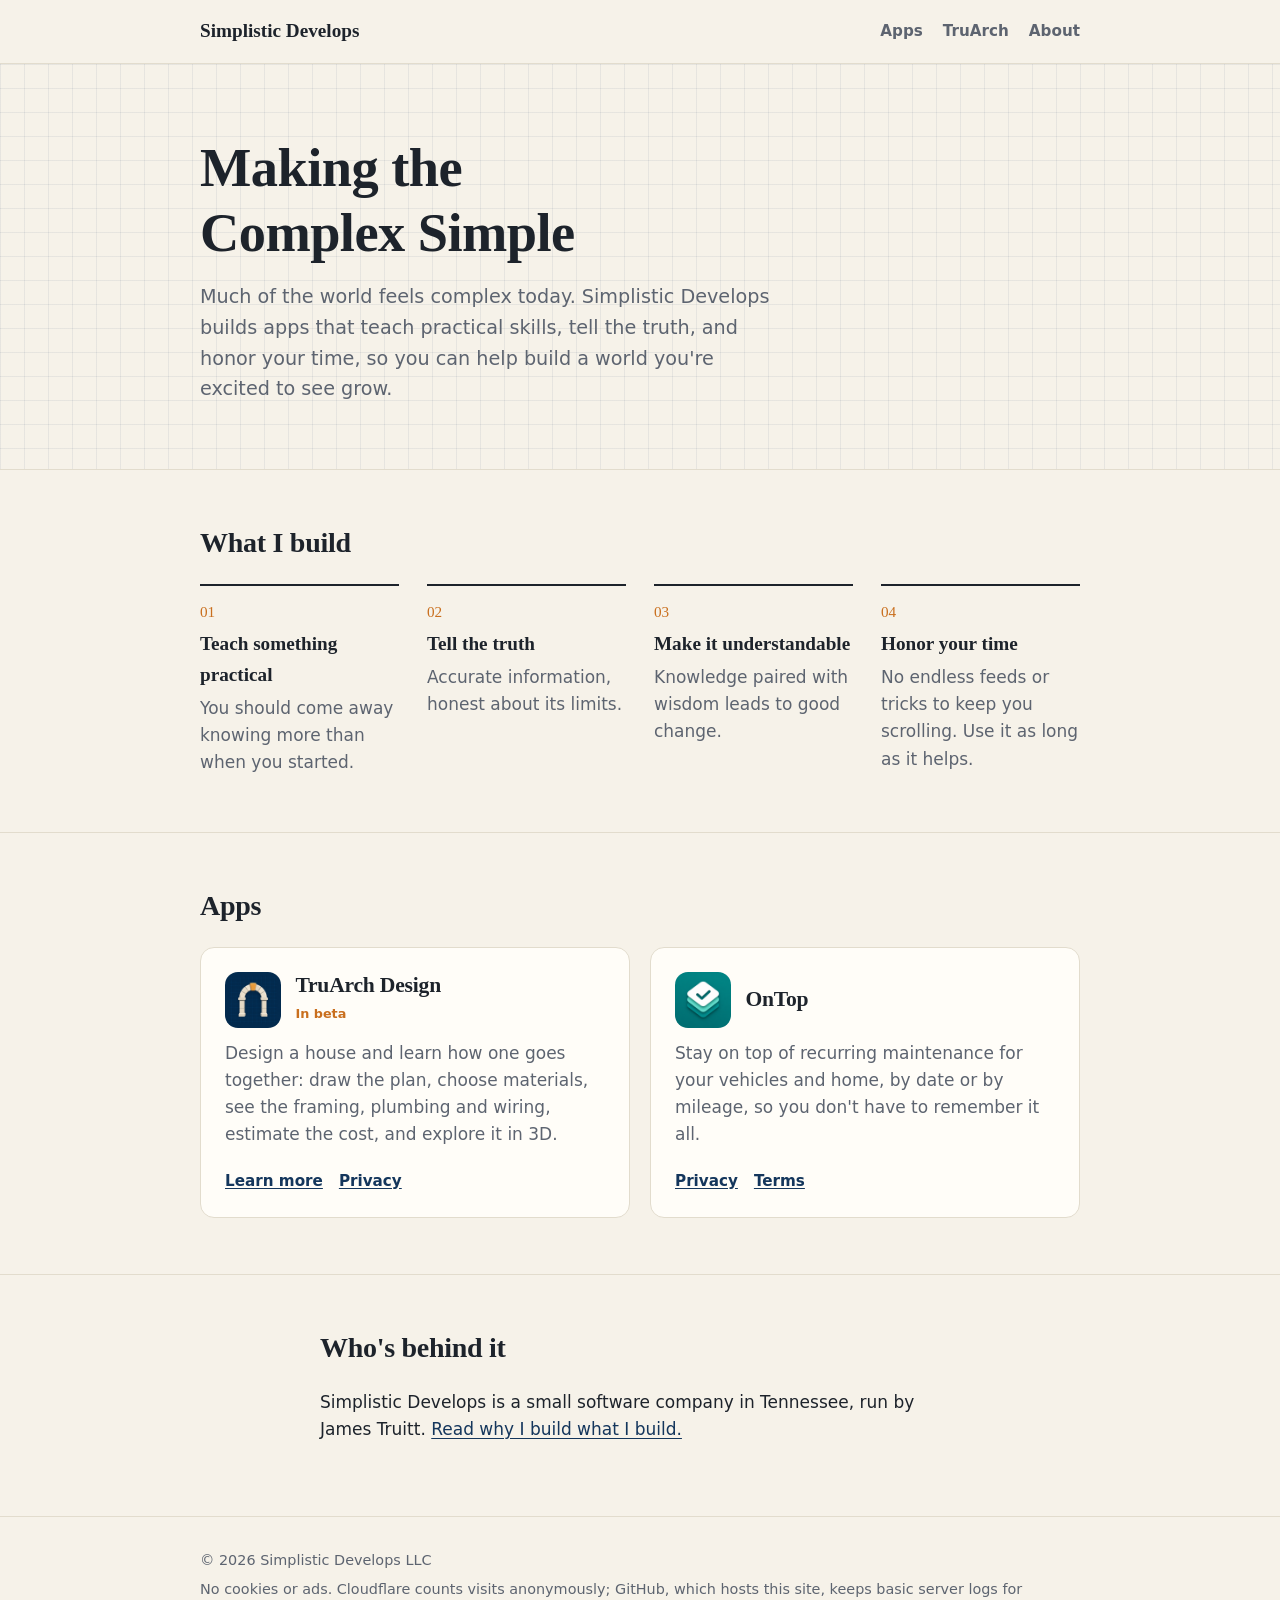
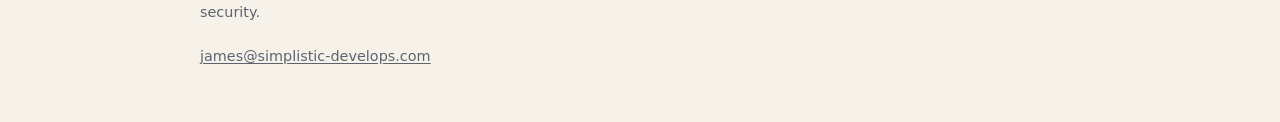
<file: index.html>
<!doctype html>
<html lang="en">
<head>
<meta charset="utf-8">
<meta name="viewport" content="width=device-width, initial-scale=1">
<title>Simplistic Develops</title>
<meta name="description" content="Apps that teach practical skills, tell the truth, and honor your time.">
<link rel="icon" href="assets/truarch-icon.png">
<link rel="stylesheet" href="styles.css">
</head>
<body>
<header class="site-header">
  <div class="wrap">
    <a class="wordmark" href="./">Simplistic Develops</a>
    <nav>
      <a href="#apps">Apps</a>
      <a href="truarch/">TruArch</a>
      <a href="about.html">About</a>
    </nav>
  </div>
</header>

<div class="hero">
  <div class="wrap">
    <h1>Making the Complex Simple</h1>
    <p class="lede">Much of the world feels complex today. Simplistic Develops builds apps that teach practical skills, tell the truth, and honor your time, so you can help build a world you're excited to see grow.</p>
  </div>
</div>

<main>
  <section>
    <div class="wrap">
      <h2>What I build</h2>
      <ol class="principles four">
        <li><strong>Teach something practical</strong><span>You should come away knowing more than when you started.</span></li>
        <li><strong>Tell the truth</strong><span>Accurate information, honest about its limits.</span></li>
        <li><strong>Make it understandable</strong><span>Knowledge paired with wisdom leads to good change.</span></li>
        <li><strong>Honor your time</strong><span>No endless feeds or tricks to keep you scrolling. Use it as long as it helps.</span></li>
      </ol>
    </div>
  </section>

  <section id="apps">
    <div class="wrap">
      <h2>Apps</h2>
      <div class="apps">
        <article class="app">
          <div class="app-head">
            <img src="assets/truarch-icon.png" alt="" width="56" height="56">
            <div>
              <h3>TruArch Design</h3>
              <span class="status">In beta</span>
            </div>
          </div>
          <p>Design a house and learn how one goes together: draw the plan, choose materials, see the framing, plumbing and wiring, estimate the cost, and explore it in 3D.</p>
          <div class="links">
            <a href="truarch/">Learn more</a>
            <a href="truarch/privacy.html">Privacy</a>
          </div>
        </article>
        <article class="app">
          <div class="app-head">
            <img src="assets/ontop-icon.png" alt="" width="56" height="56">
            <div>
              <h3>OnTop</h3>
            </div>
          </div>
          <p>Stay on top of recurring maintenance for your vehicles and home, by date or by mileage, so you don't have to remember it all.</p>
          <div class="links">
            <a href="ontop/privacy.html">Privacy</a>
            <a href="ontop/terms.html">Terms</a>
          </div>
        </article>
      </div>
    </div>
  </section>

  <section>
    <div class="wrap narrow">
      <h2>Who's behind it</h2>
      <p>Simplistic Develops is a small software company in Tennessee, run by James Truitt. <a href="about.html">Read why I build what I build.</a></p>
    </div>
  </section>
</main>

<footer class="site-footer">
  <div class="wrap">
    <div>
      <p>&copy; 2026 Simplistic Develops LLC</p>
      <p>No cookies or ads. Cloudflare counts visits anonymously; GitHub, which hosts this site, keeps basic server logs for security.</p>
    </div>
    <div>
      <p><a href="mailto:james@simplistic-develops.com">james@simplistic-develops.com</a></p>
    </div>
  </div>
</footer>
<!-- Cloudflare Web Analytics --><script type='module' src='https://static.cloudflareinsights.com/beacon.min.js' data-cf-beacon='{"token": "439e4935d8ab4f8bb3514d7a9ac04ab0"}'></script><!-- End Cloudflare Web Analytics -->
</body>
</html>
</file>
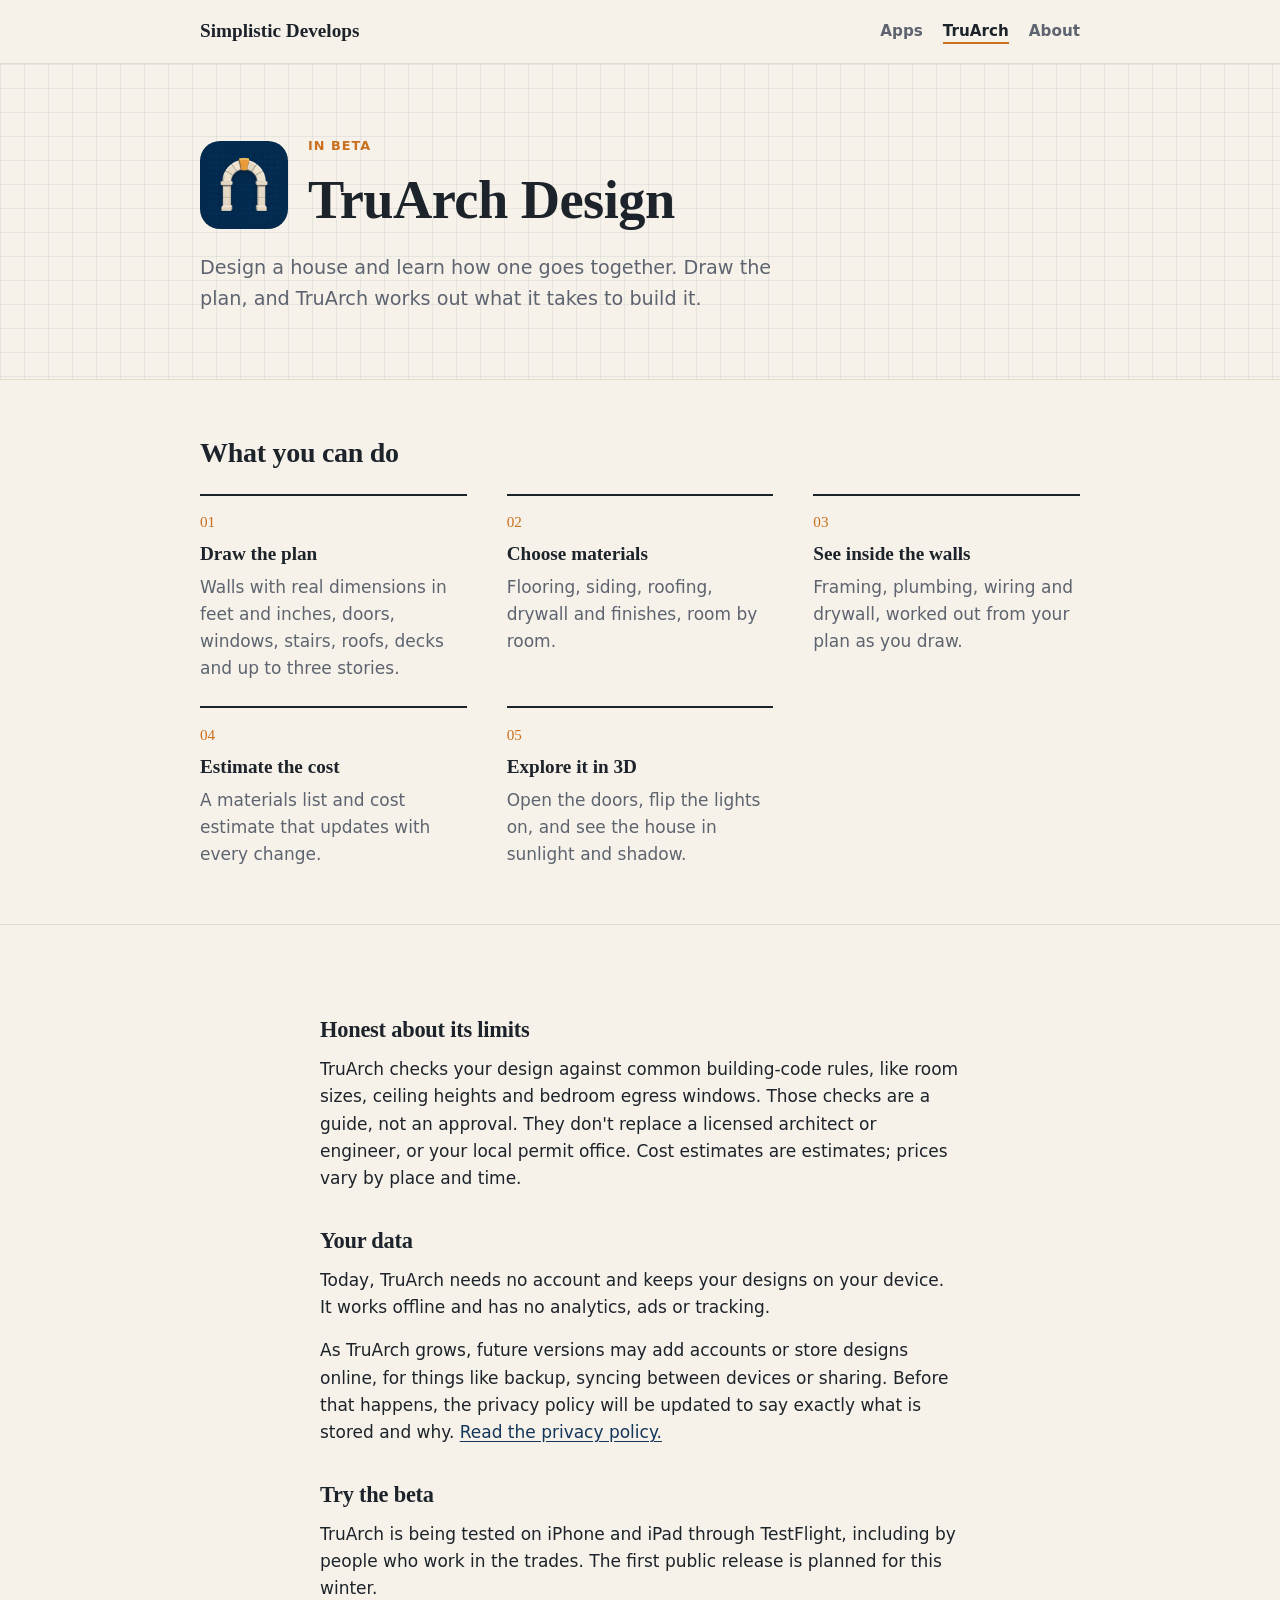
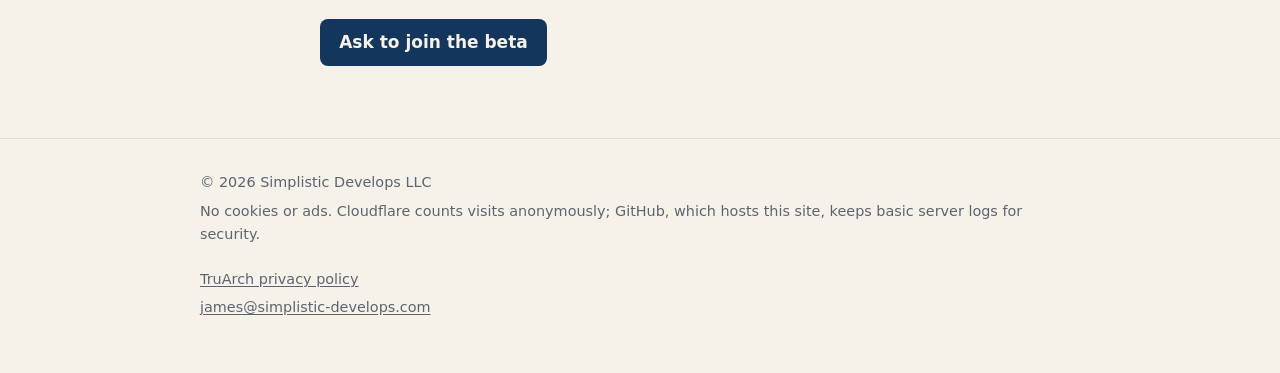
<file: truarch/index.html>
<!doctype html>
<html lang="en">
<head>
<meta charset="utf-8">
<meta name="viewport" content="width=device-width, initial-scale=1">
<title>TruArch Design · Simplistic Develops</title>
<meta name="description" content="Design a house and learn how one goes together.">
<link rel="icon" href="../assets/truarch-icon.png">
<link rel="stylesheet" href="../styles.css">
</head>
<body>
<header class="site-header">
  <div class="wrap">
    <a class="wordmark" href="../">Simplistic Develops</a>
    <nav>
      <a href="../#apps">Apps</a>
      <a href="./" aria-current="page">TruArch</a>
      <a href="../about.html">About</a>
    </nav>
  </div>
</header>

<div class="hero">
  <div class="wrap">
    <div class="product-head">
      <img src="../assets/truarch-icon.png" alt="TruArch Design icon" width="88" height="88">
      <div>
        <p class="eyebrow">In beta</p>
        <h1>TruArch Design</h1>
      </div>
    </div>
    <p class="lede">Design a house and learn how one goes together. Draw the plan, and TruArch works out what it takes to build it.</p>
  </div>
</div>

<main>
  <section>
    <div class="wrap">
      <h2>What you can do</h2>
      <ol class="principles">
        <li><strong>Draw the plan</strong><span>Walls with real dimensions in feet and inches, doors, windows, stairs, roofs, decks and up to three stories.</span></li>
        <li><strong>Choose materials</strong><span>Flooring, siding, roofing, drywall and finishes, room by room.</span></li>
        <li><strong>See inside the walls</strong><span>Framing, plumbing, wiring and drywall, worked out from your plan as you draw.</span></li>
        <li><strong>Estimate the cost</strong><span>A materials list and cost estimate that updates with every change.</span></li>
        <li><strong>Explore it in 3D</strong><span>Open the doors, flip the lights on, and see the house in sunlight and shadow.</span></li>
      </ol>
    </div>
  </section>

  <section>
    <div class="wrap narrow prose">
      <h2>Honest about its limits</h2>
      <p>TruArch checks your design against common building-code rules, like room sizes, ceiling heights and bedroom egress windows. Those checks are a guide, not an approval. They don't replace a licensed architect or engineer, or your local permit office. Cost estimates are estimates; prices vary by place and time.</p>

      <h2>Your data</h2>
      <p>Today, TruArch needs no account and keeps your designs on your device. It works offline and has no analytics, ads or tracking.</p>
      <p>As TruArch grows, future versions may add accounts or store designs online, for things like backup, syncing between devices or sharing. Before that happens, the privacy policy will be updated to say exactly what is stored and why. <a href="privacy.html">Read the privacy policy.</a></p>

      <h2>Try the beta</h2>
      <p>TruArch is being tested on iPhone and iPad through TestFlight, including by people who work in the trades. The first public release is planned for this winter.</p>
      <p><a class="button" href="mailto:james@simplistic-develops.com?subject=TruArch%20beta">Ask to join the beta</a></p>
    </div>
  </section>
</main>

<footer class="site-footer">
  <div class="wrap">
    <div>
      <p>&copy; 2026 Simplistic Develops LLC</p>
      <p>No cookies or ads. Cloudflare counts visits anonymously; GitHub, which hosts this site, keeps basic server logs for security.</p>
    </div>
    <div>
      <p><a href="privacy.html">TruArch privacy policy</a></p>
      <p><a href="mailto:james@simplistic-develops.com">james@simplistic-develops.com</a></p>
    </div>
  </div>
</footer>
<!-- Cloudflare Web Analytics --><script type='module' src='https://static.cloudflareinsights.com/beacon.min.js' data-cf-beacon='{"token": "439e4935d8ab4f8bb3514d7a9ac04ab0"}'></script><!-- End Cloudflare Web Analytics -->
</body>
</html>
</file>
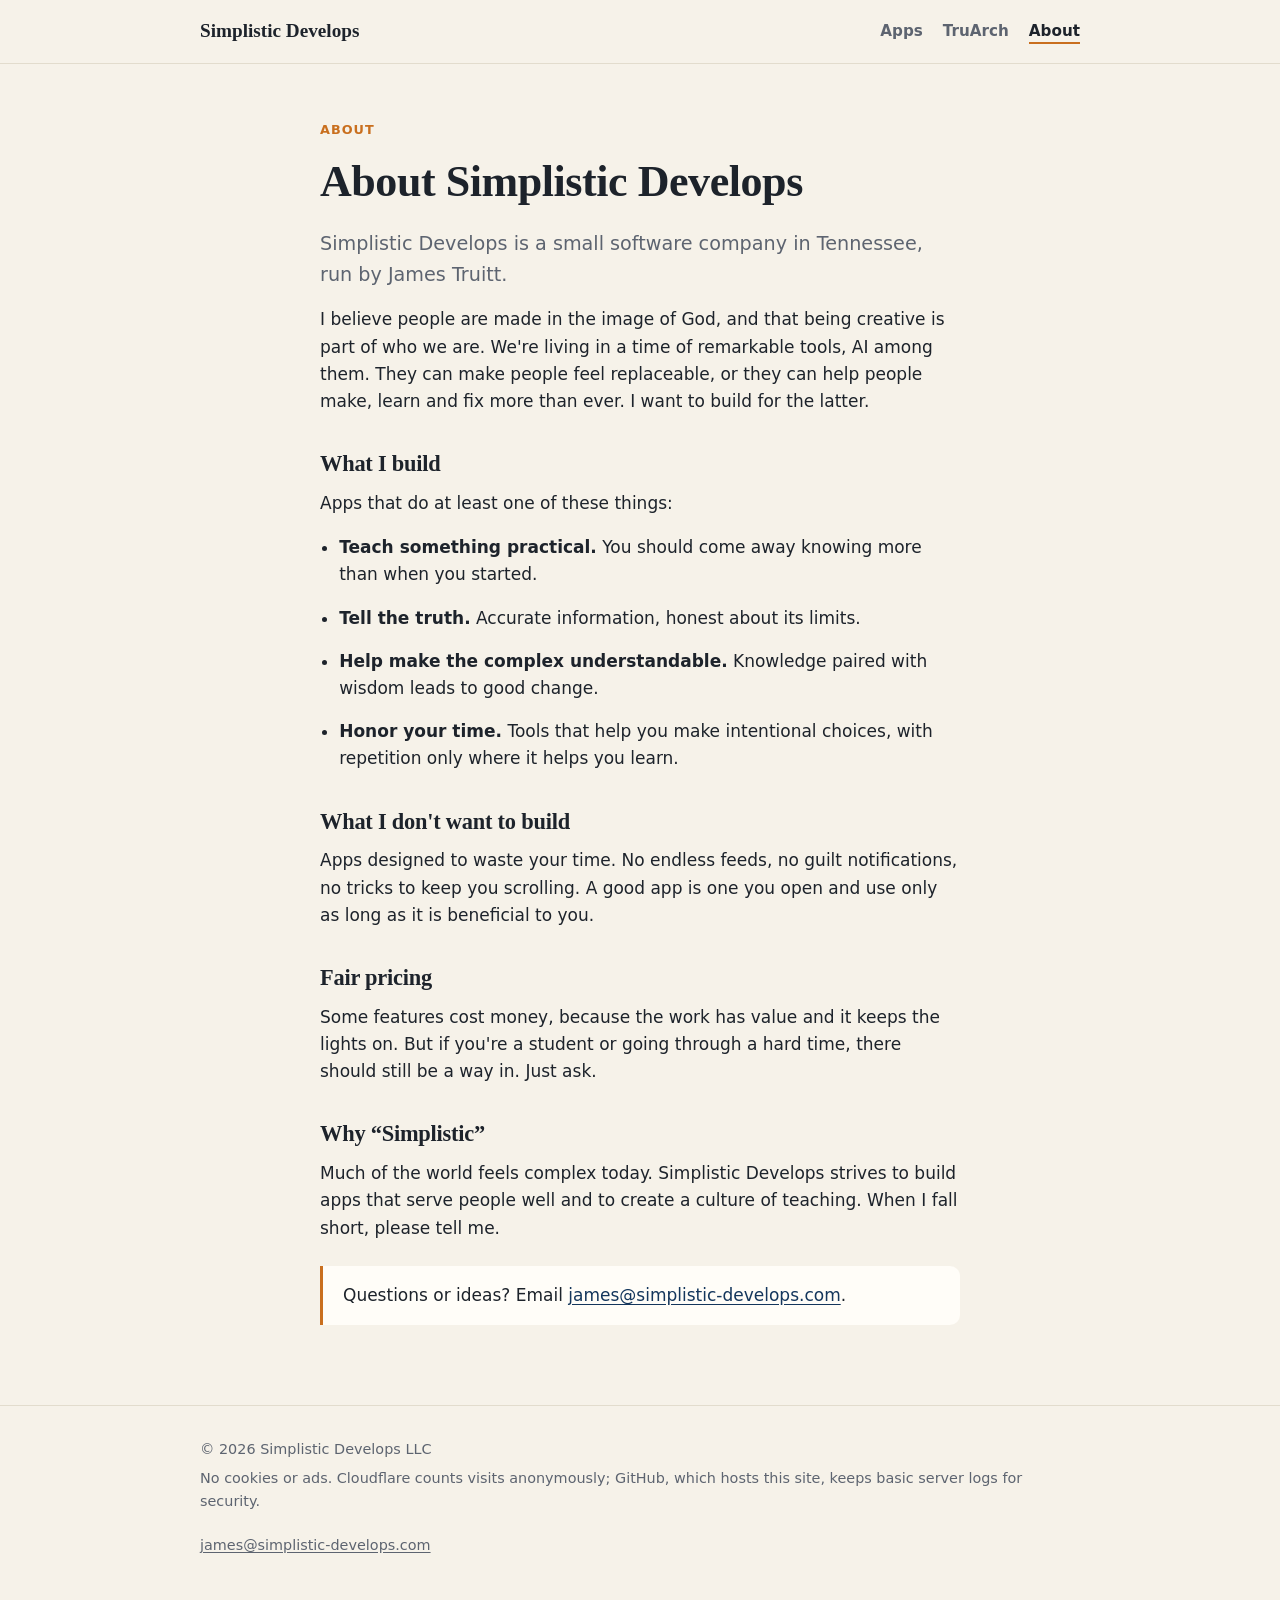
<file: about.html>
<!doctype html>
<html lang="en">
<head>
<meta charset="utf-8">
<meta name="viewport" content="width=device-width, initial-scale=1">
<title>About · Simplistic Develops</title>
<meta name="description" content="Why Simplistic Develops builds what it builds.">
<link rel="icon" href="assets/truarch-icon.png">
<link rel="stylesheet" href="styles.css">
</head>
<body>
<header class="site-header">
  <div class="wrap">
    <a class="wordmark" href="./">Simplistic Develops</a>
    <nav>
      <a href="./#apps">Apps</a>
      <a href="truarch/">TruArch</a>
      <a href="about.html" aria-current="page">About</a>
    </nav>
  </div>
</header>

<main>
  <section>
    <div class="wrap narrow prose">
      <p class="eyebrow">About</p>
      <h1>About Simplistic Develops</h1>
      <p class="lede">Simplistic Develops is a small software company in Tennessee, run by James Truitt.</p>
      <p>I believe people are made in the image of God, and that being creative is part of who we are. We're living in a time of remarkable tools, AI among them. They can make people feel replaceable, or they can help people make, learn and fix more than ever. I want to build for the latter.</p>

      <h2>What I build</h2>
      <p>Apps that do at least one of these things:</p>
      <ul>
        <li><strong>Teach something practical.</strong> You should come away knowing more than when you started.</li>
        <li><strong>Tell the truth.</strong> Accurate information, honest about its limits.</li>
        <li><strong>Help make the complex understandable.</strong> Knowledge paired with wisdom leads to good change.</li>
        <li><strong>Honor your time.</strong> Tools that help you make intentional choices, with repetition only where it helps you learn.</li>
      </ul>

      <h2>What I don't want to build</h2>
      <p>Apps designed to waste your time. No endless feeds, no guilt notifications, no tricks to keep you scrolling. A good app is one you open and use only as long as it is beneficial to you.</p>

      <h2>Fair pricing</h2>
      <p>Some features cost money, because the work has value and it keeps the lights on. But if you're a student or going through a hard time, there should still be a way in. Just ask.</p>

      <h2>Why &ldquo;Simplistic&rdquo;</h2>
      <p>Much of the world feels complex today. Simplistic Develops strives to build apps that serve people well and to create a culture of teaching. When I fall short, please tell me.</p>

      <div class="callout">
        <p>Questions or ideas? Email <a href="mailto:james@simplistic-develops.com">james@simplistic-develops.com</a>.</p>
      </div>
    </div>
  </section>
</main>

<footer class="site-footer">
  <div class="wrap">
    <div>
      <p>&copy; 2026 Simplistic Develops LLC</p>
      <p>No cookies or ads. Cloudflare counts visits anonymously; GitHub, which hosts this site, keeps basic server logs for security.</p>
    </div>
    <div>
      <p><a href="mailto:james@simplistic-develops.com">james@simplistic-develops.com</a></p>
    </div>
  </div>
</footer>
<!-- Cloudflare Web Analytics --><script type='module' src='https://static.cloudflareinsights.com/beacon.min.js' data-cf-beacon='{"token": "439e4935d8ab4f8bb3514d7a9ac04ab0"}'></script><!-- End Cloudflare Web Analytics -->
</body>
</html>
</file>
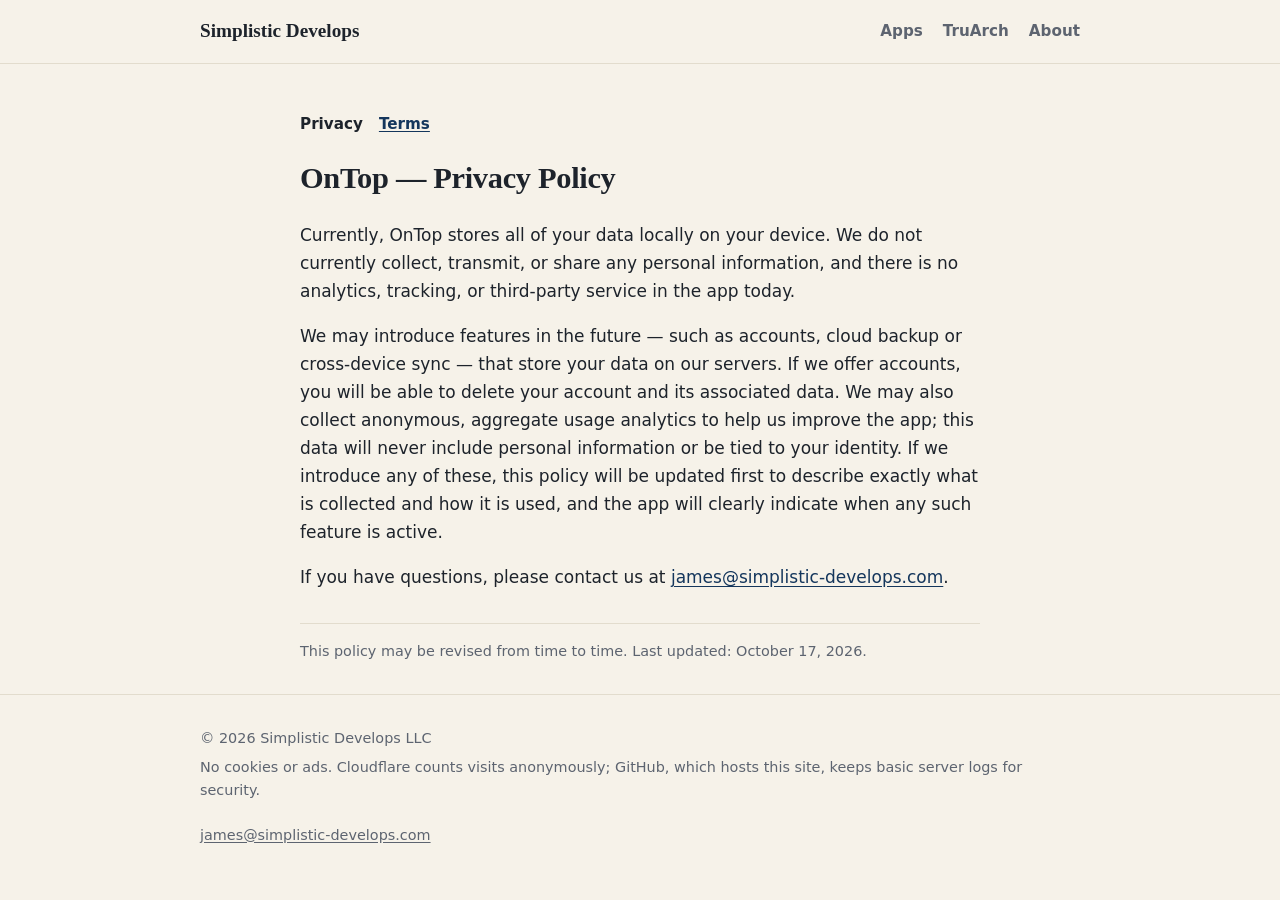
<file: ontop/privacy.html>
<!doctype html>
<html lang="en">
<head>
<meta charset="utf-8">
<meta name="viewport" content="width=device-width, initial-scale=1">
<title>OnTop &mdash; Privacy Policy</title>
<link rel="icon" href="../assets/truarch-icon.png">
<link rel="stylesheet" href="../styles.css">
</head>
<body>
<header class="site-header">
  <div class="wrap">
    <a class="wordmark" href="../">Simplistic Develops</a>
    <nav>
      <a href="../#apps">Apps</a>
      <a href="../truarch/">TruArch</a>
      <a href="../about.html">About</a>
    </nav>
  </div>
</header>
<main>
  <div class="wrap narrow legal-card">
    <nav class="legal-nav"><a href="privacy.html" aria-current="page">Privacy</a><a href="terms.html">Terms</a></nav>
    <h1>OnTop &mdash; Privacy Policy</h1>
    <p>Currently, OnTop stores all of your data locally on your device. We do not currently collect, transmit, or share any personal information, and there is no analytics, tracking, or third-party service in the app today.</p>
    <p>We may introduce features in the future &mdash; such as accounts, cloud backup or cross-device sync &mdash; that store your data on our servers. If we offer accounts, you will be able to delete your account and its associated data. We may also collect anonymous, aggregate usage analytics to help us improve the app; this data will never include personal information or be tied to your identity. If we introduce any of these, this policy will be updated first to describe exactly what is collected and how it is used, and the app will clearly indicate when any such feature is active.</p>
    <p>If you have questions, please contact us at <a href="mailto:james@simplistic-develops.com">james@simplistic-develops.com</a>.</p>
    <p class="updated">This policy may be revised from time to time. Last updated: October 17, 2026.</p>
  </div>
</main>
<footer class="site-footer">
  <div class="wrap">
    <div>
      <p>&copy; 2026 Simplistic Develops LLC</p>
      <p>No cookies or ads. Cloudflare counts visits anonymously; GitHub, which hosts this site, keeps basic server logs for security.</p>
    </div>
    <div>
      <p><a href="mailto:james@simplistic-develops.com">james@simplistic-develops.com</a></p>
    </div>
  </div>
</footer>
<!-- Cloudflare Web Analytics --><script type='module' src='https://static.cloudflareinsights.com/beacon.min.js' data-cf-beacon='{"token": "439e4935d8ab4f8bb3514d7a9ac04ab0"}'></script><!-- End Cloudflare Web Analytics -->
</body>
</html>
</file>
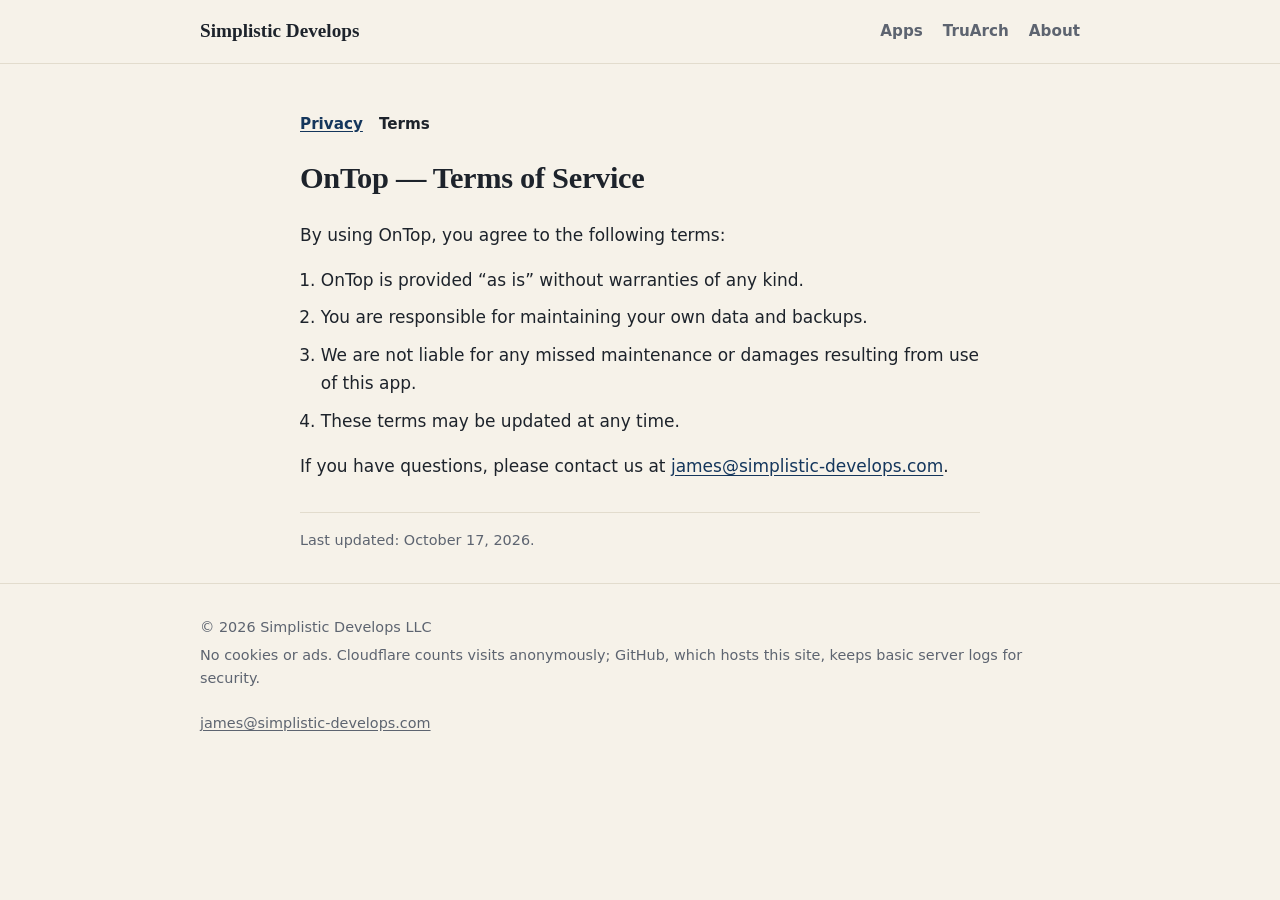
<file: ontop/terms.html>
<!doctype html>
<html lang="en">
<head>
<meta charset="utf-8">
<meta name="viewport" content="width=device-width, initial-scale=1">
<title>OnTop &mdash; Terms of Service</title>
<link rel="icon" href="../assets/truarch-icon.png">
<link rel="stylesheet" href="../styles.css">
</head>
<body>
<header class="site-header">
  <div class="wrap">
    <a class="wordmark" href="../">Simplistic Develops</a>
    <nav>
      <a href="../#apps">Apps</a>
      <a href="../truarch/">TruArch</a>
      <a href="../about.html">About</a>
    </nav>
  </div>
</header>
<main>
  <div class="wrap narrow legal-card">
    <nav class="legal-nav"><a href="privacy.html">Privacy</a><a href="terms.html" aria-current="page">Terms</a></nav>
    <h1>OnTop &mdash; Terms of Service</h1>
    <p>By using OnTop, you agree to the following terms:</p>
    <ol>
      <li>OnTop is provided &ldquo;as is&rdquo; without warranties of any kind.</li>
      <li>You are responsible for maintaining your own data and backups.</li>
      <li>We are not liable for any missed maintenance or damages resulting from use of this app.</li>
      <li>These terms may be updated at any time.</li>
    </ol>
    <p>If you have questions, please contact us at <a href="mailto:james@simplistic-develops.com">james@simplistic-develops.com</a>.</p>
    <p class="updated">Last updated: October 17, 2026.</p>
  </div>
</main>
<footer class="site-footer">
  <div class="wrap">
    <div>
      <p>&copy; 2026 Simplistic Develops LLC</p>
      <p>No cookies or ads. Cloudflare counts visits anonymously; GitHub, which hosts this site, keeps basic server logs for security.</p>
    </div>
    <div>
      <p><a href="mailto:james@simplistic-develops.com">james@simplistic-develops.com</a></p>
    </div>
  </div>
</footer>
<!-- Cloudflare Web Analytics --><script type='module' src='https://static.cloudflareinsights.com/beacon.min.js' data-cf-beacon='{"token": "439e4935d8ab4f8bb3514d7a9ac04ab0"}'></script><!-- End Cloudflare Web Analytics -->
</body>
</html>
</file>
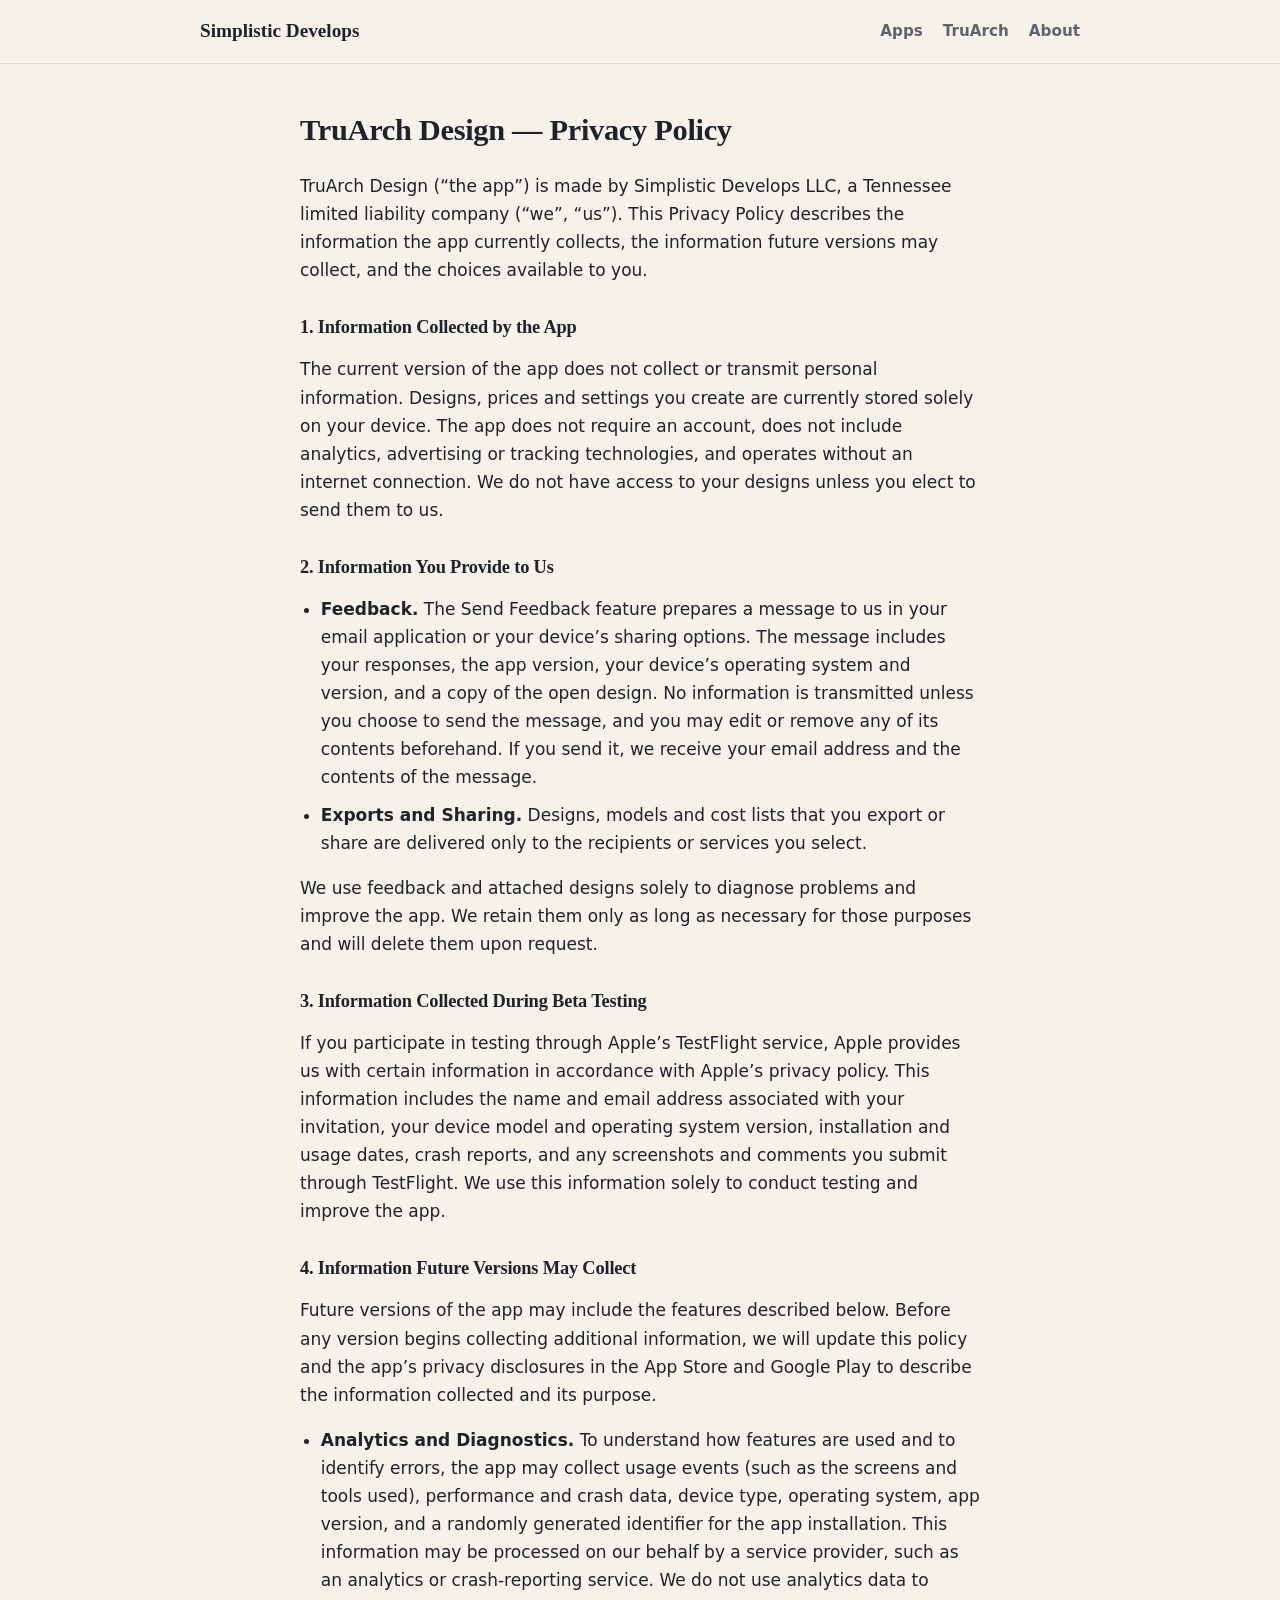
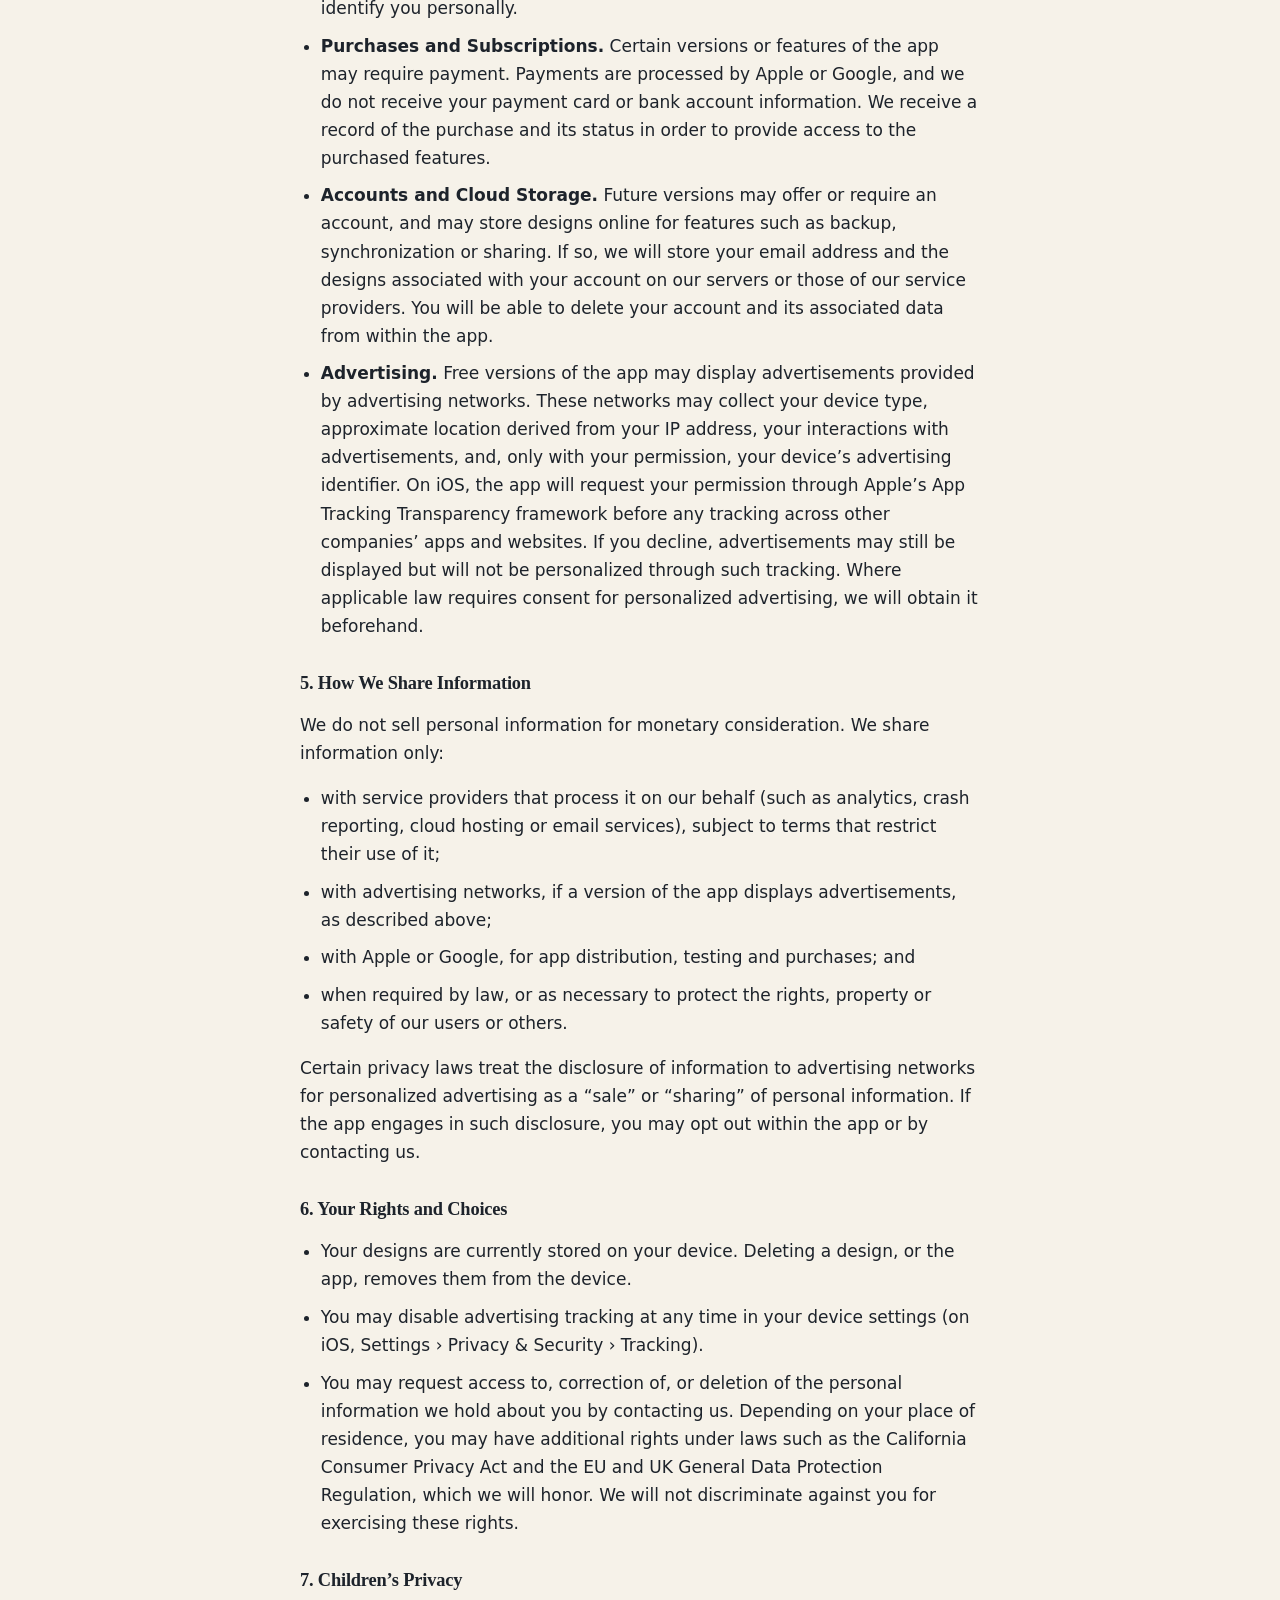
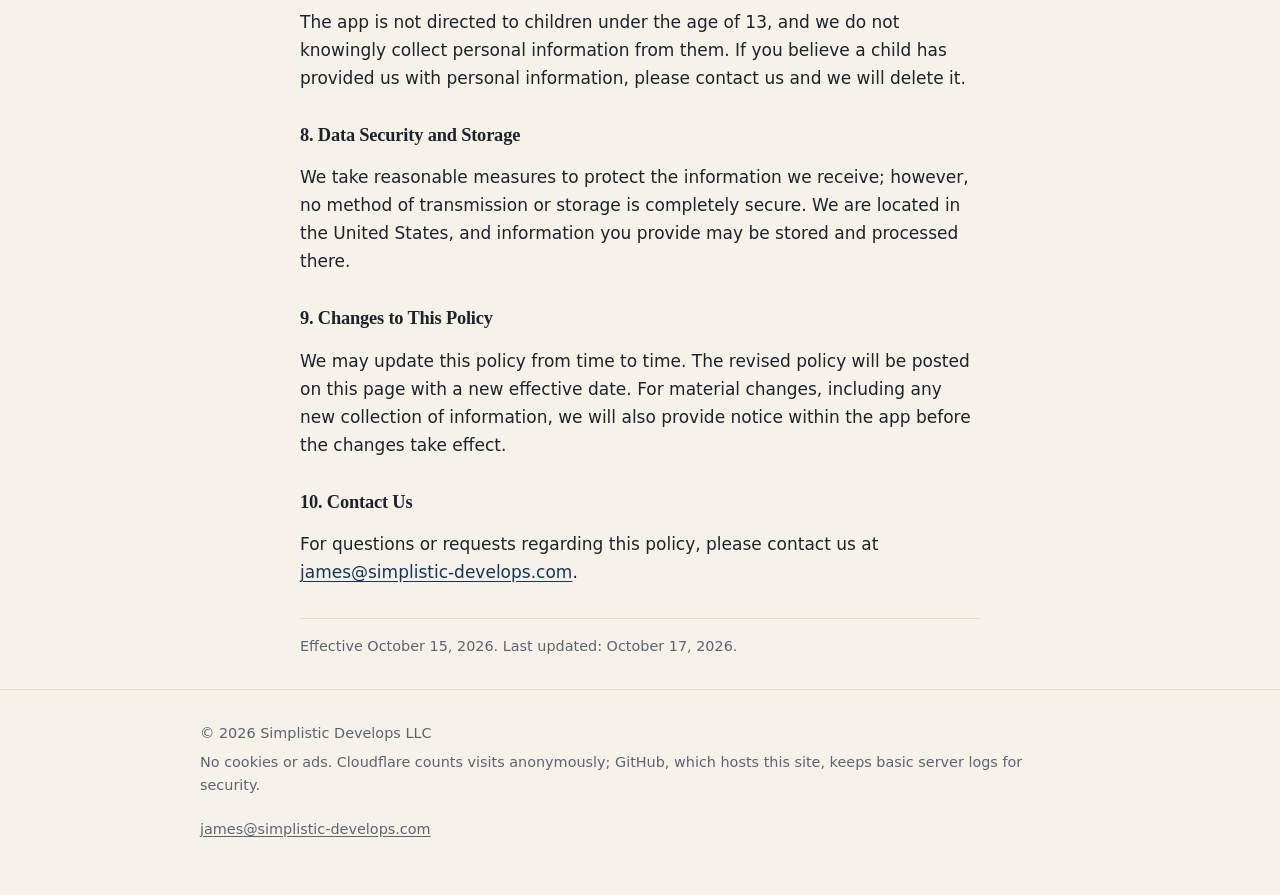
<file: truarch/privacy.html>
<!doctype html>
<html lang="en">
<head>
<meta charset="utf-8">
<meta name="viewport" content="width=device-width, initial-scale=1">
<title>TruArch Design &mdash; Privacy Policy</title>
<link rel="icon" href="../assets/truarch-icon.png">
<link rel="stylesheet" href="../styles.css">
</head>
<body>
<header class="site-header">
  <div class="wrap">
    <a class="wordmark" href="../">Simplistic Develops</a>
    <nav>
      <a href="../#apps">Apps</a>
      <a href="../truarch/">TruArch</a>
      <a href="../about.html">About</a>
    </nav>
  </div>
</header>
<main>
  <div class="wrap narrow legal-card">
    <h1>TruArch Design &mdash; Privacy Policy</h1>
    <p>TruArch Design (&ldquo;the app&rdquo;) is made by Simplistic Develops LLC, a Tennessee limited liability company (&ldquo;we&rdquo;, &ldquo;us&rdquo;). This Privacy Policy describes the information the app currently collects, the information future versions may collect, and the choices available to you.</p>

    <h2>1. Information Collected by the App</h2>
    <p>The current version of the app does not collect or transmit personal information. Designs, prices and settings you create are currently stored solely on your device. The app does not require an account, does not include analytics, advertising or tracking technologies, and operates without an internet connection. We do not have access to your designs unless you elect to send them to us.</p>

    <h2>2. Information You Provide to Us</h2>
    <ul>
      <li><strong>Feedback.</strong> The Send Feedback feature prepares a message to us in your email application or your device&rsquo;s sharing options. The message includes your responses, the app version, your device&rsquo;s operating system and version, and a copy of the open design. No information is transmitted unless you choose to send the message, and you may edit or remove any of its contents beforehand. If you send it, we receive your email address and the contents of the message.</li>
      <li><strong>Exports and Sharing.</strong> Designs, models and cost lists that you export or share are delivered only to the recipients or services you select.</li>
    </ul>
    <p>We use feedback and attached designs solely to diagnose problems and improve the app. We retain them only as long as necessary for those purposes and will delete them upon request.</p>

    <h2>3. Information Collected During Beta Testing</h2>
    <p>If you participate in testing through Apple&rsquo;s TestFlight service, Apple provides us with certain information in accordance with Apple&rsquo;s privacy policy. This information includes the name and email address associated with your invitation, your device model and operating system version, installation and usage dates, crash reports, and any screenshots and comments you submit through TestFlight. We use this information solely to conduct testing and improve the app.</p>

    <h2>4. Information Future Versions May Collect</h2>
    <p>Future versions of the app may include the features described below. Before any version begins collecting additional information, we will update this policy and the app&rsquo;s privacy disclosures in the App Store and Google Play to describe the information collected and its purpose.</p>
    <ul>
      <li><strong>Analytics and Diagnostics.</strong> To understand how features are used and to identify errors, the app may collect usage events (such as the screens and tools used), performance and crash data, device type, operating system, app version, and a randomly generated identifier for the app installation. This information may be processed on our behalf by a service provider, such as an analytics or crash-reporting service. We do not use analytics data to identify you personally.</li>
      <li><strong>Purchases and Subscriptions.</strong> Certain versions or features of the app may require payment. Payments are processed by Apple or Google, and we do not receive your payment card or bank account information. We receive a record of the purchase and its status in order to provide access to the purchased features.</li>
      <li><strong>Accounts and Cloud Storage.</strong> Future versions may offer or require an account, and may store designs online for features such as backup, synchronization or sharing. If so, we will store your email address and the designs associated with your account on our servers or those of our service providers. You will be able to delete your account and its associated data from within the app.</li>
      <li><strong>Advertising.</strong> Free versions of the app may display advertisements provided by advertising networks. These networks may collect your device type, approximate location derived from your IP address, your interactions with advertisements, and, only with your permission, your device&rsquo;s advertising identifier. On iOS, the app will request your permission through Apple&rsquo;s App Tracking Transparency framework before any tracking across other companies&rsquo; apps and websites. If you decline, advertisements may still be displayed but will not be personalized through such tracking. Where applicable law requires consent for personalized advertising, we will obtain it beforehand.</li>
    </ul>

    <h2>5. How We Share Information</h2>
    <p>We do not sell personal information for monetary consideration. We share information only:</p>
    <ul>
      <li>with service providers that process it on our behalf (such as analytics, crash reporting, cloud hosting or email services), subject to terms that restrict their use of it;</li>
      <li>with advertising networks, if a version of the app displays advertisements, as described above;</li>
      <li>with Apple or Google, for app distribution, testing and purchases; and</li>
      <li>when required by law, or as necessary to protect the rights, property or safety of our users or others.</li>
    </ul>
    <p>Certain privacy laws treat the disclosure of information to advertising networks for personalized advertising as a &ldquo;sale&rdquo; or &ldquo;sharing&rdquo; of personal information. If the app engages in such disclosure, you may opt out within the app or by contacting us.</p>

    <h2>6. Your Rights and Choices</h2>
    <ul>
      <li>Your designs are currently stored on your device. Deleting a design, or the app, removes them from the device.</li>
      <li>You may disable advertising tracking at any time in your device settings (on iOS, Settings &rsaquo; Privacy &amp; Security &rsaquo; Tracking).</li>
      <li>You may request access to, correction of, or deletion of the personal information we hold about you by contacting us. Depending on your place of residence, you may have additional rights under laws such as the California Consumer Privacy Act and the EU and UK General Data Protection Regulation, which we will honor. We will not discriminate against you for exercising these rights.</li>
    </ul>

    <h2>7. Children&rsquo;s Privacy</h2>
    <p>The app is not directed to children under the age of 13, and we do not knowingly collect personal information from them. If you believe a child has provided us with personal information, please contact us and we will delete it.</p>

    <h2>8. Data Security and Storage</h2>
    <p>We take reasonable measures to protect the information we receive; however, no method of transmission or storage is completely secure. We are located in the United States, and information you provide may be stored and processed there.</p>

    <h2>9. Changes to This Policy</h2>
    <p>We may update this policy from time to time. The revised policy will be posted on this page with a new effective date. For material changes, including any new collection of information, we will also provide notice within the app before the changes take effect.</p>

    <h2>10. Contact Us</h2>
    <p>For questions or requests regarding this policy, please contact us at <a href="mailto:james@simplistic-develops.com">james@simplistic-develops.com</a>.</p>

    <p class="updated">Effective October 15, 2026. Last updated: October 17, 2026.</p>
  </div>
</main>
<footer class="site-footer">
  <div class="wrap">
    <div>
      <p>&copy; 2026 Simplistic Develops LLC</p>
      <p>No cookies or ads. Cloudflare counts visits anonymously; GitHub, which hosts this site, keeps basic server logs for security.</p>
    </div>
    <div>
      <p><a href="mailto:james@simplistic-develops.com">james@simplistic-develops.com</a></p>
    </div>
  </div>
</footer>
<!-- Cloudflare Web Analytics --><script type='module' src='https://static.cloudflareinsights.com/beacon.min.js' data-cf-beacon='{"token": "439e4935d8ab4f8bb3514d7a9ac04ab0"}'></script><!-- End Cloudflare Web Analytics -->
</body>
</html>
</file>
<file: styles.css>
/* Simplistic Develops — builder's notebook.
   No outside fonts, scripts or trackers: everything here is system fonts and this file. */
:root {
  --paper: #f6f2e9;
  --surface: #fffdf8;
  --ink: #1d232b;
  --muted: #5d6470;
  --rule: #e2dccd;
  --grid: rgba(20, 54, 92, 0.07);
  --blueprint: #14365c;
  --keystone: #c96f1e;
  --serif: "Iowan Old Style", "Palatino Linotype", Palatino, "Book Antiqua", Georgia, serif;
  --sans: -apple-system, BlinkMacSystemFont, "Segoe UI", system-ui, sans-serif;
}
@media (prefers-color-scheme: dark) {
  :root {
    --paper: #0f1a27;
    --surface: #152334;
    --ink: #ece7dc;
    --muted: #a3abb6;
    --rule: #26384d;
    --grid: rgba(160, 196, 236, 0.07);
    --blueprint: #9cc3ec;
    --keystone: #eb9a4b;
  }
}
* { box-sizing: border-box; }
html { -webkit-text-size-adjust: 100%; }
body {
  margin: 0;
  font-family: var(--sans);
  font-size: 1.0625rem;
  line-height: 1.6;
  background: var(--paper);
  color: var(--ink);
}
a { color: var(--blueprint); text-underline-offset: 0.15em; }
a:hover { color: var(--keystone); }
h1, h2, h3 { font-family: var(--serif); font-weight: 600; line-height: 1.2; letter-spacing: -0.01em; }
img { max-width: 100%; display: block; }

.wrap { max-width: 920px; margin: 0 auto; padding: 0 1.25rem; }
.narrow { max-width: 680px; }

/* --- Header --- */
.site-header { border-bottom: 1px solid var(--rule); }
.site-header .wrap {
  display: flex; align-items: center; justify-content: space-between;
  gap: 1rem; flex-wrap: wrap; padding-top: 1rem; padding-bottom: 1rem;
}
.wordmark {
  font-family: var(--serif); font-size: 1.2rem; font-weight: 600;
  color: var(--ink); text-decoration: none;
}
.site-header nav { display: flex; gap: 1.25rem; flex-wrap: wrap; }
.site-header nav a { color: var(--muted); text-decoration: none; font-weight: 600; font-size: 0.95rem; }
.site-header nav a:hover, .site-header nav a[aria-current="page"] { color: var(--ink); }
.site-header nav a[aria-current="page"] { box-shadow: inset 0 -2px 0 var(--keystone); }

/* --- Hero: grid paper --- */
.hero {
  background-image:
    linear-gradient(var(--grid) 1px, transparent 1px),
    linear-gradient(90deg, var(--grid) 1px, transparent 1px);
  background-size: 24px 24px;
  border-bottom: 1px solid var(--rule);
  padding: 4.5rem 0 4rem;
}
.hero h1 { font-size: clamp(2.1rem, 6vw, 3.4rem); margin: 0 0 1rem; max-width: 16ch; }
.hero .lede { font-size: 1.2rem; color: var(--muted); max-width: 36rem; margin: 0; }
.eyebrow {
  font-size: 0.8rem; font-weight: 700; letter-spacing: 0.08em; text-transform: uppercase;
  color: var(--keystone); margin: 0 0 0.75rem;
}

/* --- Sections --- */
section { padding: 3.5rem 0; }
section + section { border-top: 1px solid var(--rule); }
section h2 { font-size: 1.75rem; margin: 0 0 1.5rem; }

/* Numbered principles, like notebook entries */
.principles { list-style: none; margin: 0; padding: 0; display: grid; gap: 1.5rem 2.5rem; grid-template-columns: repeat(auto-fit, minmax(220px, 1fr)); counter-reset: p; }
@media (min-width: 760px) { .principles.four { grid-template-columns: repeat(4, 1fr); gap: 1.5rem 1.75rem; } }
.principles li { counter-increment: p; padding-top: 0.9rem; border-top: 2px solid var(--ink); }
.principles li::before {
  content: counter(p, decimal-leading-zero);
  display: block; font-family: var(--serif); color: var(--keystone); font-size: 0.95rem; margin-bottom: 0.3rem;
}
.principles strong { display: block; font-family: var(--serif); font-size: 1.2rem; margin-bottom: 0.25rem; }
.principles span { color: var(--muted); }

/* App cards */
.apps { display: grid; gap: 1.25rem; grid-template-columns: repeat(auto-fit, minmax(280px, 1fr)); }
.app {
  background: var(--surface); border: 1px solid var(--rule); border-radius: 14px;
  padding: 1.5rem; display: flex; flex-direction: column; gap: 0.75rem;
}
.app-head { display: flex; align-items: center; gap: 0.9rem; }
.app-head img { width: 56px; height: 56px; border-radius: 13px; }
.app h3 { margin: 0; font-size: 1.35rem; }
.app p { margin: 0; color: var(--muted); }
.status { font-size: 0.8rem; font-weight: 700; color: var(--keystone); }
.app .links { margin-top: auto; padding-top: 0.5rem; display: flex; gap: 1rem; flex-wrap: wrap; font-weight: 600; font-size: 0.95rem; }

.button {
  display: inline-block; background: var(--blueprint); color: var(--paper);
  padding: 0.65rem 1.2rem; border-radius: 8px; text-decoration: none; font-weight: 600;
}
.button:hover { background: var(--keystone); color: #fff; }

/* Prose pages (About, product pages) */
.prose h1 { font-size: clamp(2rem, 5vw, 2.75rem); margin: 0 0 1.25rem; }
.prose h2 { font-size: 1.4rem; margin: 2.25rem 0 0.75rem; }
.prose p, .prose li { margin: 0 0 1rem; }
.prose ul { padding-left: 1.2rem; }
.prose .lede { font-size: 1.2rem; color: var(--muted); }
.callout {
  border-left: 3px solid var(--keystone); background: var(--surface);
  padding: 1rem 1.25rem; border-radius: 0 10px 10px 0; margin: 1.5rem 0;
}
.callout p:last-child { margin-bottom: 0; }

.product-head { display: flex; align-items: center; gap: 1.25rem; margin-bottom: 1.25rem; }
.product-head img { width: 88px; height: 88px; border-radius: 20px; }
.product-head h1 { margin: 0; }

/* --- Legal pages --- */
.legal-card { padding: 3rem 0 1rem; }
.legal-card h1 { font-size: 1.9rem; margin: 0 0 1.5rem; }
.legal-card h2 { font-size: 1.15rem; margin: 2rem 0 0.6rem; }
.legal-card p, .legal-card li { line-height: 1.65; }
.legal-card ol, .legal-card ul { padding-left: 1.3rem; }
.legal-card li { margin-bottom: 0.6rem; }
.legal-nav { display: flex; gap: 1rem; font-weight: 600; font-size: 0.95rem; margin-bottom: 1.5rem; }
.legal-nav a[aria-current="page"] { color: var(--ink); text-decoration: none; }
.updated { margin-top: 2rem; padding-top: 1rem; border-top: 1px solid var(--rule); font-size: 0.9rem; color: var(--muted); }

/* --- Footer --- */
.site-footer { border-top: 1px solid var(--rule); color: var(--muted); font-size: 0.9rem; padding: 2rem 0 3rem; }
.site-footer .wrap { display: flex; justify-content: space-between; gap: 1rem 2rem; flex-wrap: wrap; }
.site-footer p { margin: 0 0 0.35rem; }
.site-footer a { color: inherit; }
</file>
